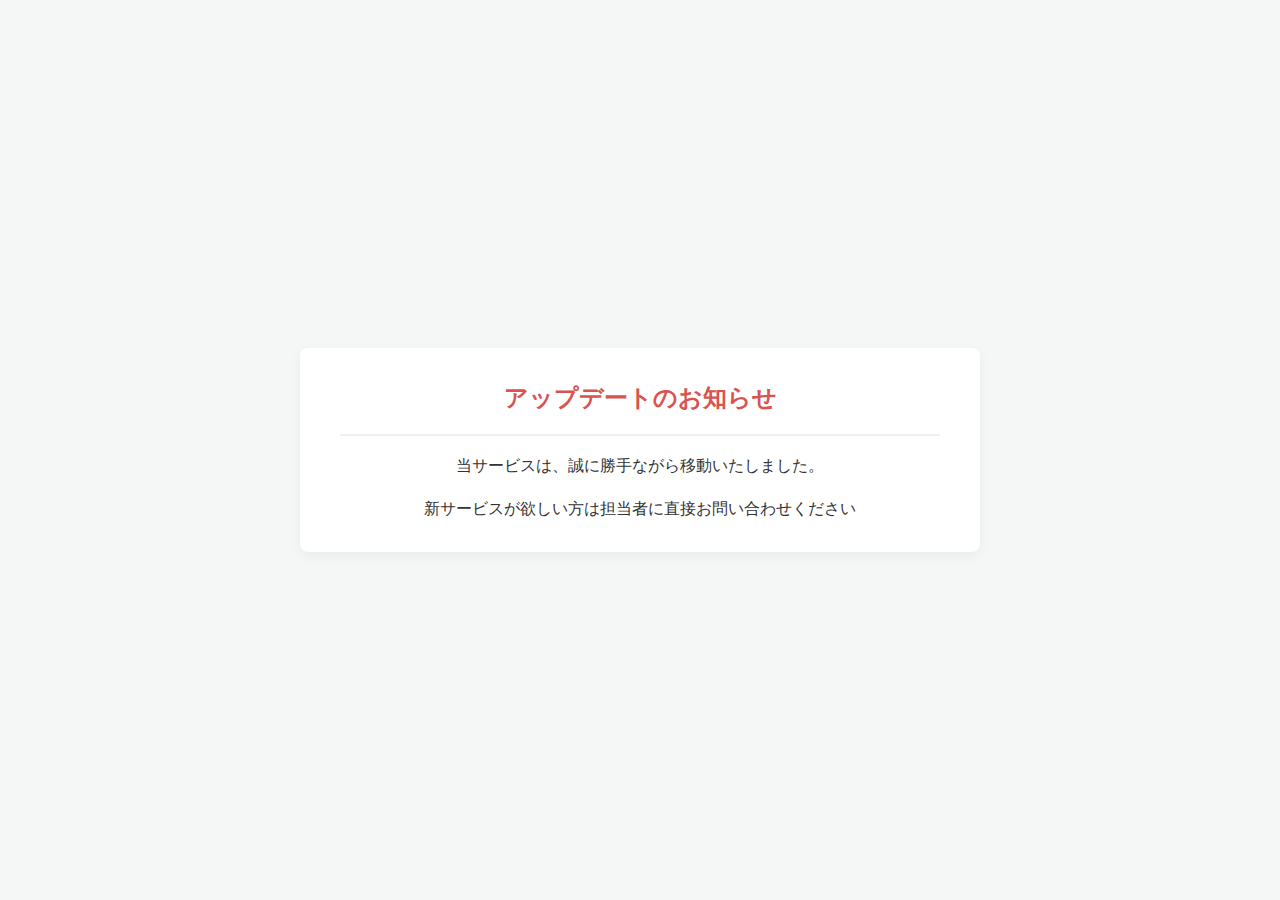
<file: index.html>
<!DOCTYPE html>
<html lang="ja">
<head>
    <meta charset="UTF-8">
    <meta name="viewport" content="width=device-width, initial-scale=1.0">
    <title>アップデート中</title>
    
    <style>
        body {
            font-family: -apple-system, BlinkMacSystemFont, "Segoe UI", Roboto, "Hiragino Kaku Gothic ProN", "Noto Sans JP", Meiryo, sans-serif;
            background-color: #f4f7f6; /* 優しい背景色 */
            color: #333;
            line-height: 1.7;
            
            /* 画面の中央に表示するための設定 */
            display: flex;
            justify-content: center;
            align-items: center;
            min-height: 100vh;
            margin: 0;
            padding: 20px;
            box-sizing: border-box; /* paddingを含めて計算 */
        }
        
        .container {
            background-color: #ffffff; /* 白いカード */
            padding: 30px 40px;
            border-radius: 8px; /* 角を丸くする */
            box-shadow: 0 4px 12px rgba(0, 0, 0, 0.05); /* 影 */
            max-width: 600px;
            width: 100%;
            text-align: center; /* 中央揃え */
        }
        
        h1 {
            color: #d9534f; /* 少し落ち着いた赤色 */
            font-size: 24px;
            border-bottom: 2px solid #f0f0f0; /* 下線 */
            padding-bottom: 15px;
            margin-top: 0;
        }
        
        p {
            font-size: 16px;
            margin-bottom: 0; /* 最後のPタグの余白を削除 */
        }
    </style>
</head>
<body>

    <div class="container">
        
        <h1>アップデートのお知らせ</h1>
        
        <p>
            当サービスは、誠に勝手ながら移動いたしました。
        </p>
        <p>
            新サービスが欲しい方は担当者に直接お問い合わせください
        </p>
        
    </div>

</body>
</html>
</file>
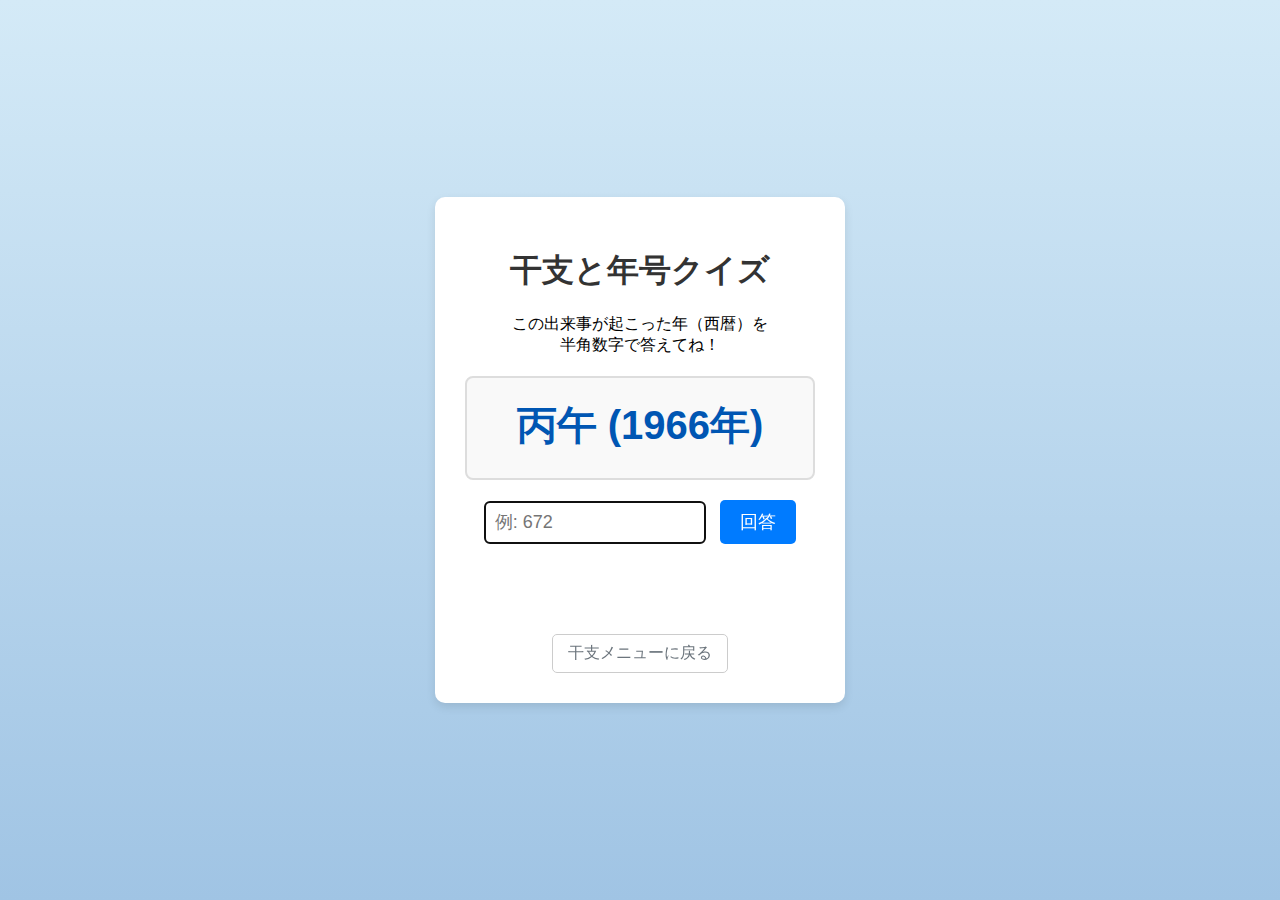
<file: home_eto.html>
<!DOCTYPE html>
<html lang="ja">
<head>
    <meta charset="UTF-8">
    <meta name="viewport" content="width=device-width, initial-scale=1.0">
    <title>干支と年号クイズ (10問)</title>
    
    <link rel="stylesheet" href="quiz_eto.css">
</head>
<body>

    <div id="game-container">
        <h1>干支と年号クイズ</h1>
        <p>この出来事が起こった年（西暦）を<br>半角数字で答えてね！</p>
        
        <div id="question-display">？</div>
        
        <div id="answer-area">
            <input type="text" id="answer-input" placeholder="例: 672">
            <button id="submit-button">回答</button>
        </div>
        
        <p id="result-message"></p>
        
        <button id="retry-button" style="display: none;">もう一度遊ぶ</button>

        <a href="home_eto.html" class="back-link">干支メニューに戻る</a>
    </div>

    <script src="quiz_eto.js"></script>
</body>
</html>
</file>
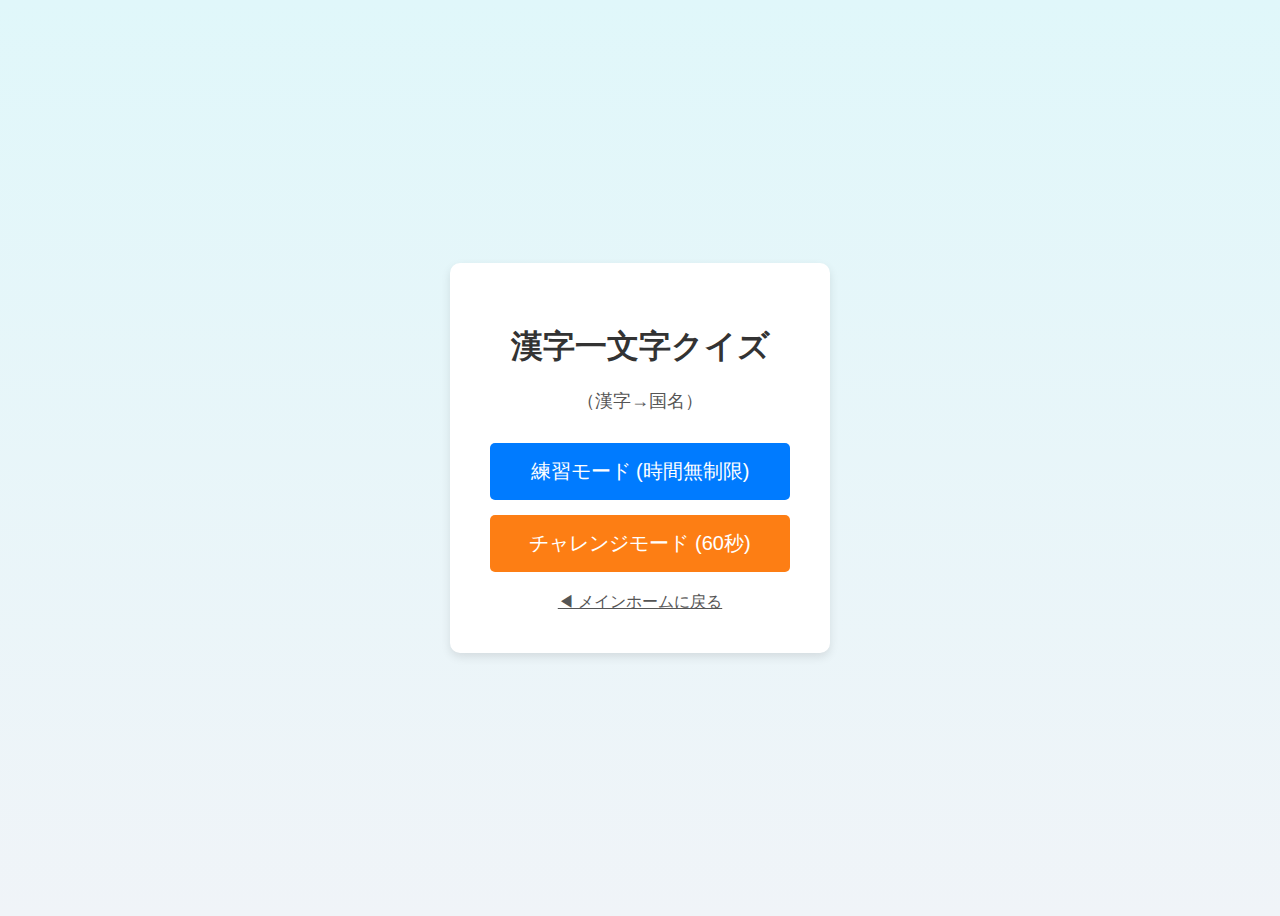
<file: home_kanji.html>
<!DOCTYPE html>
<html lang="ja">
<head>
    <meta charset="UTF-8">
    <meta name="viewport" content="width=device-width, initial-scale=1.0">
    <title>漢字一文字クイズ ホーム</title>
    <style>
        body {
            font-family: sans-serif;
            text-align: center;
            background: linear-gradient(to bottom, #e0f7fa, #f0f4f8);
            display: flex;
            justify-content: center;
            align-items: center;
            min-height: 100vh;
        }
        #home-container {
            background-color: #fff;
            padding: 40px;
            border-radius: 10px;
            box-shadow: 0 4px 10px rgba(0,0,0,0.1);
            min-width: 300px;
        }
        h1 {
            color: #333;
            margin-bottom: 20px;
        }
        p {
            font-size: 18px;
            color: #555;
            margin-bottom: 30px;
        }
        /* ボタン共通スタイル */
        .start-button {
            display: block;
            width: 100%;
            box-sizing: border-box; /* パディングを含めて幅を計算 */
            font-size: 20px;
            padding: 15px 30px;
            cursor: pointer;
            color: white;
            border: none;
            border-radius: 5px;
            text-decoration: none;
            transition: background-color 0.3s;
            margin-bottom: 15px; /* ボタン間の余白 */
        }
        .start-button:hover {
            opacity: 0.9;
        }
        
        /* 練習モード (青) */
        .button-practice {
            background-color: #007bff;
        }
        .button-practice:hover {
            background-color: #0056b3;
        }

        /* チャレンジモード (オレンジ) */
        .button-challenge {
            background-color: #fd7e14;
        }
        .button-challenge:hover {
            background-color: #c96511;
        }
        
        .back-link {
            display: block;
            margin-top: 20px;
            font-size: 16px;
            color: #555;
        }
    </style>
</head>
<body>

    <div id="home-container">
        <h1>漢字一文字クイズ</h1>
        <p>（漢字→国名）</p>
        
        <a href="quiz_kanji.html" class="start-button button-practice">
            練習モード (時間無制限)
        </a>

        <a href="quiz_challenge.html" class="start-button button-challenge">
            チャレンジモード (60秒)
        </a>

        <a href="index.html" class="back-link">
            ◀ メインホームに戻る
        </a>
    </div>

</body>
</html>
</file>
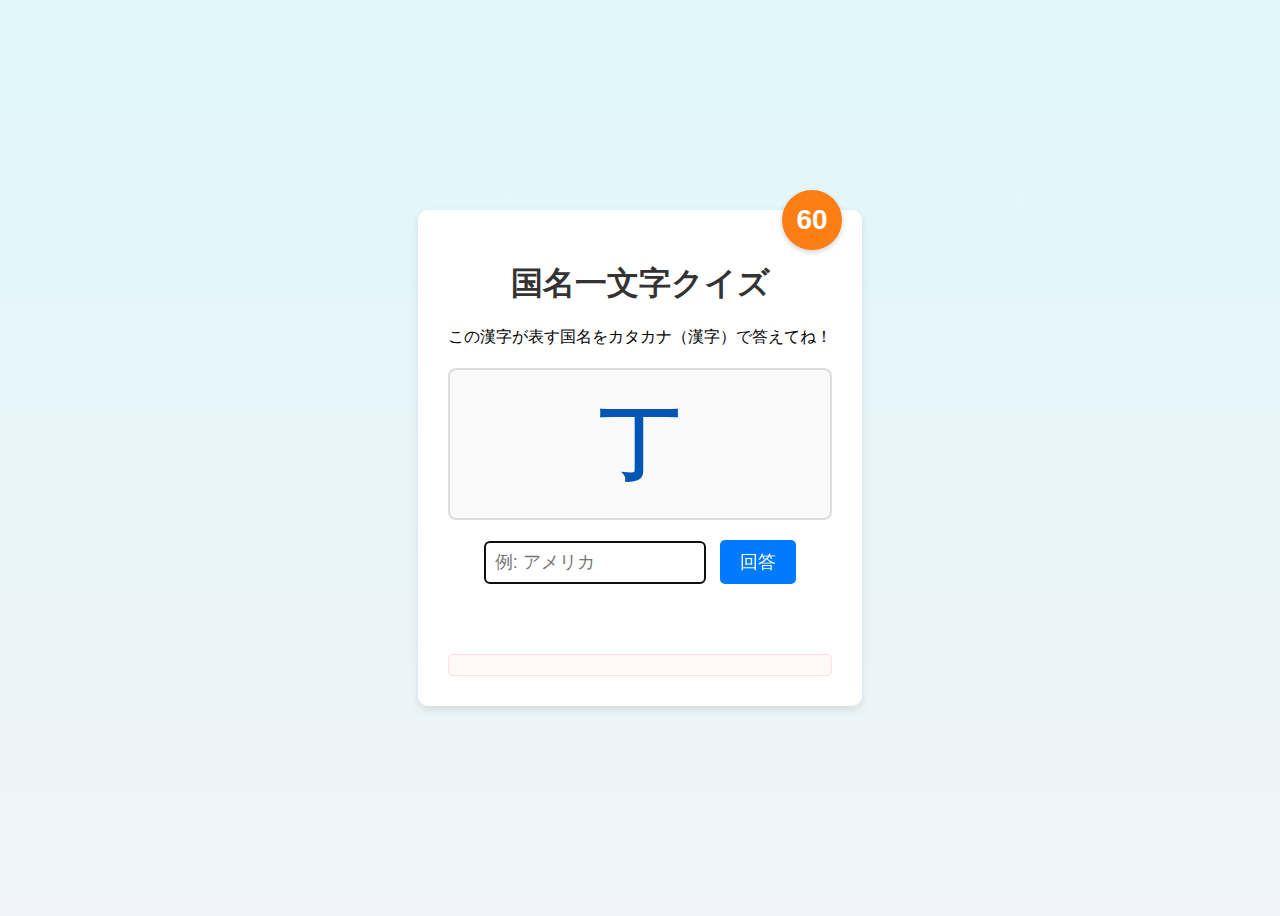
<file: quiz_challenge.html>
<!DOCTYPE html>
<html lang="ja">
<head>
    <meta charset="UTF-8">
    <meta name="viewport" content="width=device-width, initial-scale=1.0">
    <title>漢字クイズ (チャレンジモード)</title>
    
    <link rel="stylesheet" href="style_challenge.css">
    
</head>
<body>

    <div id="game-container">
        
        <div id="timer">60</div>

        <h1>国名一文字クイズ</h1>
        <p>この漢字が表す国名をカタカナ（漢字）で答えてね！</p>
        
        <div id="question-display">？</div>
        
        <div id="answer-area">
            <input type="text" id="answer-input" placeholder="例: アメリカ">
            <button id="submit-button">回答</button>
        </div>
        
        <p id="result-message"></p>
        <div id="incorrect-list"></div>
        
        <button id="retry-button" style="display: none;">もう一度遊ぶ</button>
        
        <a href="home_kanji.html" id="home-button" class="button-link" style="display: none;">ホームに戻る</a>
    </div>

    <script src="quiz_challenge.js"></script>

</body>
</html>
</file>
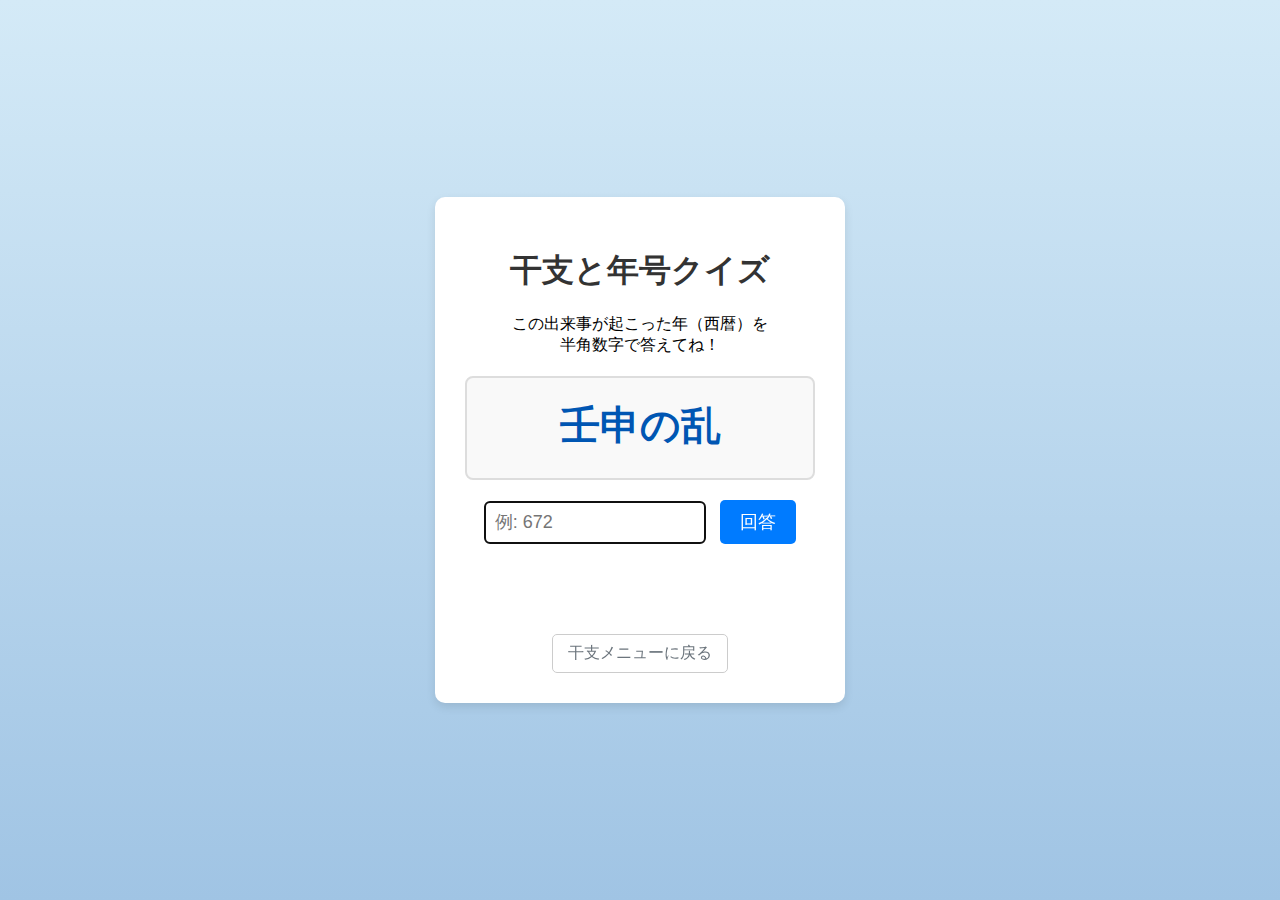
<file: quiz_eto.html>
<!DOCTYPE html>
<html lang="ja">
<head>
    <meta charset="UTF-8">
    <meta name="viewport" content="width=device-width, initial-scale=1.0">
    <title>干支と年号クイズ (10問)</title>
    <link rel="stylesheet" href="quiz_eto.css">
</head>
<body>
    <div id="game-container">
        <h1>干支と年号クイズ</h1>
        <p>この出来事が起こった年（西暦）を<br>半角数字で答えてね！</p>
        <div id="question-display">？</div>
        <div id="answer-area">
            <input type="text" id="answer-input" placeholder="例: 672">
            <button id="submit-button">回答</button>
        </div>
        <p id="result-message"></p>
        <button id="retry-button" style="display: none;">もう一度遊ぶ</button>

        <a href="home_eto.html" class="back-link">干支メニューに戻る</a>
    </div>
    <script src="quiz_eto.js"></script>
</body>
</html>
</file>
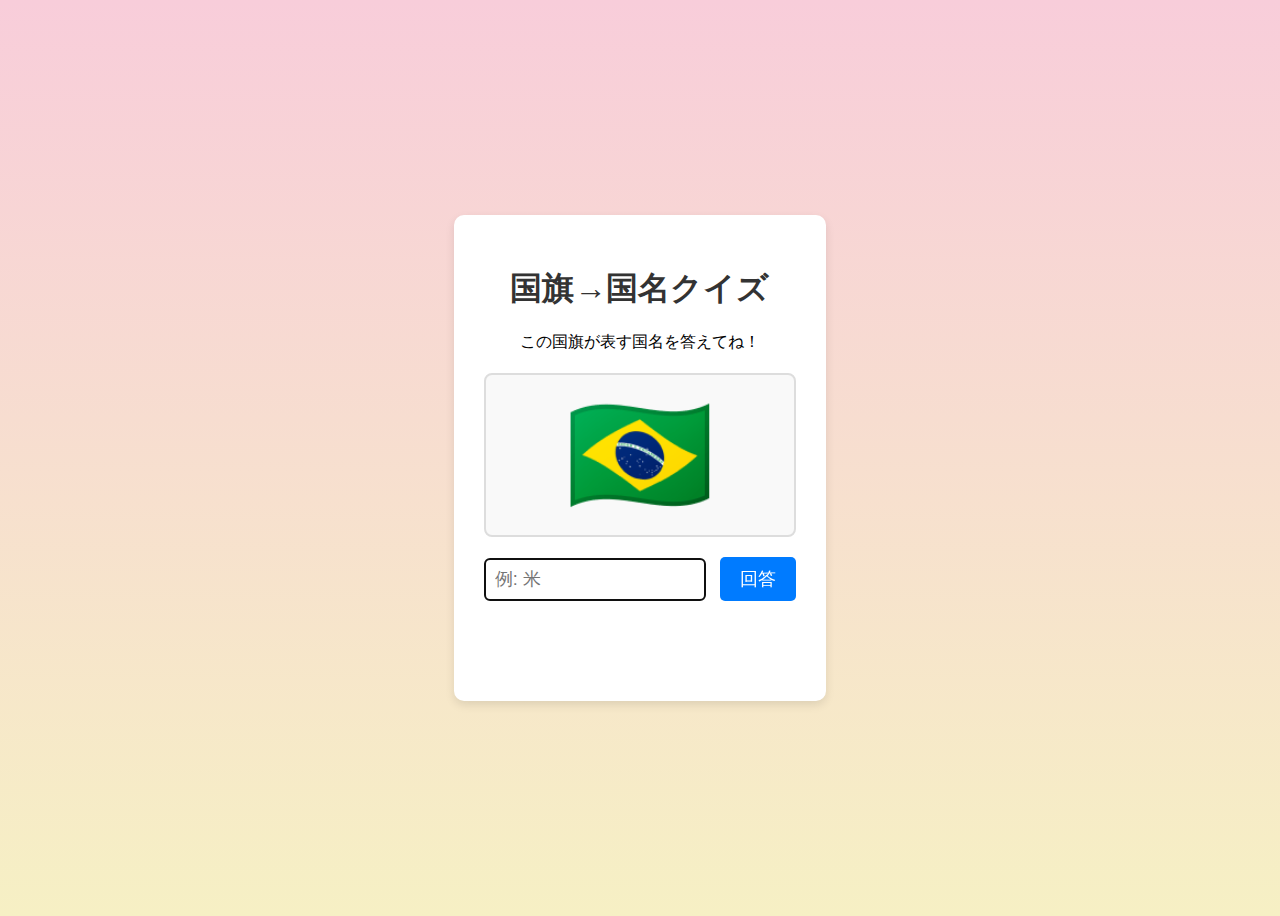
<file: quiz_flag.html>
<!DOCTYPE html>
<html lang="ja">
<head>
    <meta charset="UTF-8">
    <meta name="viewport" content="width=device-width, initial-scale=1.0">
    <title>国旗→国名クイズ (10問)</title>
    
    <link rel="stylesheet" href="style_flag.css">
    
</head>
<body>

    <div id="game-container">
        <h1>国旗→国名クイズ</h1>
        <p>この国旗が表す国名を答えてね！</p>
        
        <div id="question-display">？</div>
        
        <div id="answer-area">
            <input type="text" id="answer-input" placeholder="例: 米">
            <button id="submit-button">回答</button>
        </div>
        
        <p id="result-message"></p>
        
        <button id="retry-button" style="display: none;">もう一度遊ぶ</button>
        <a href="index.html" id="home-button" class="button-link" style="display: none;">ホームに戻る</a>
    </div>

    <script src="quiz_flag.js"></script>

</body>
</html>
</file>
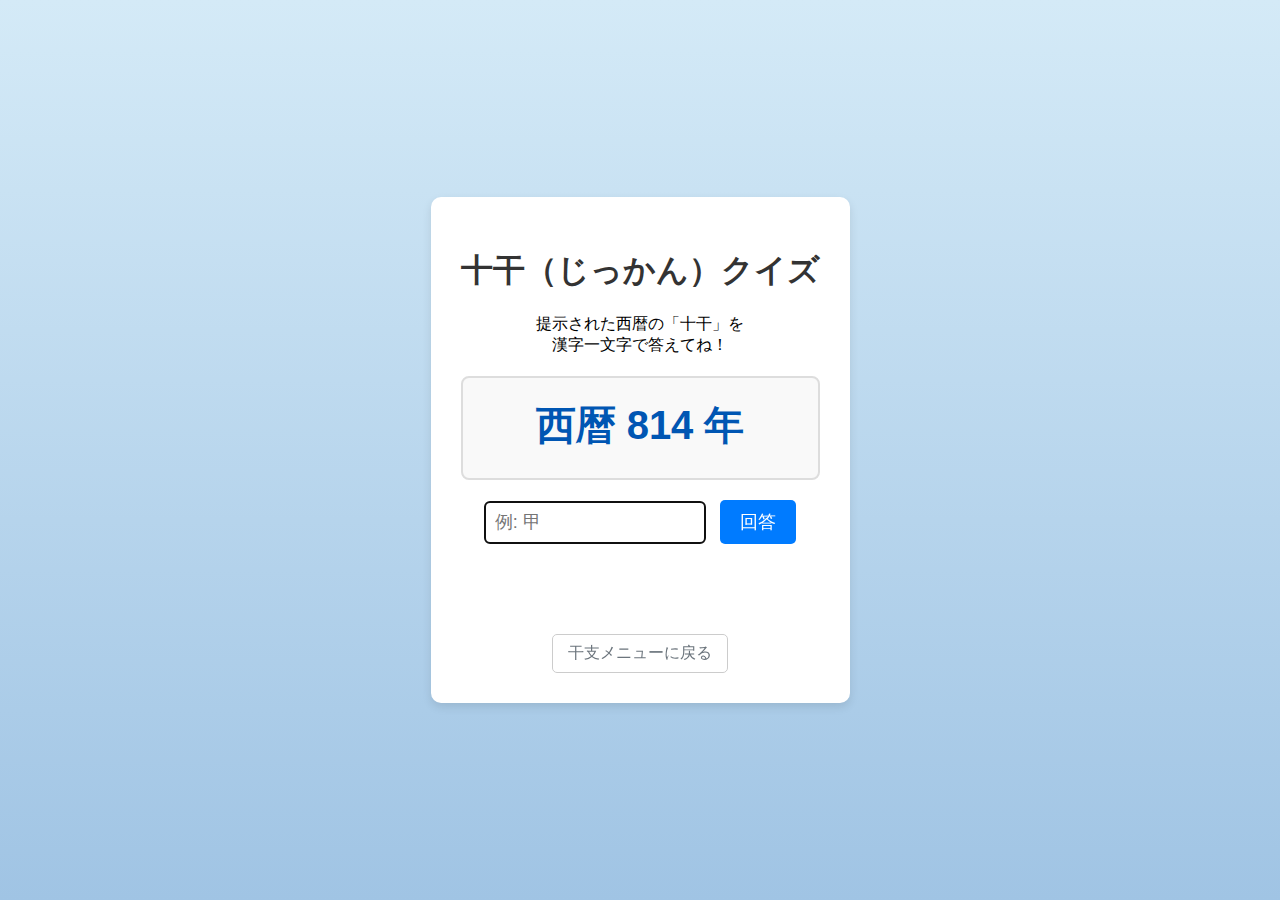
<file: quiz_jikkan.html>
<!DOCTYPE html>
<html lang="ja">
<head>
    <meta charset="UTF-8">
    <meta name="viewport" content="width=device-width, initial-scale=1.0">
    <title>十干クイズ (10問)</title>
    <link rel="stylesheet" href="quiz_jikkan.css">
</head>
<body>
    <div id="game-container">
        <h1>十干（じっかん）クイズ</h1>
        <p>提示された西暦の「十干」を<br>漢字一文字で答えてね！</p>
        <div id="question-display">？</div>
        <div id="answer-area">
            <input type="text" id="answer-input" placeholder="例: 甲">
            <button id="submit-button">回答</button>
        </div>
        <p id="result-message"></p>
        <button id="retry-button" style="display: none;">もう一度遊ぶ</button>

        <a href="home_eto.html" class="back-link">干支メニューに戻る</a>
    </div>
    <script src="quiz_jikkan.js"></script>
</body>
</html>
</file>
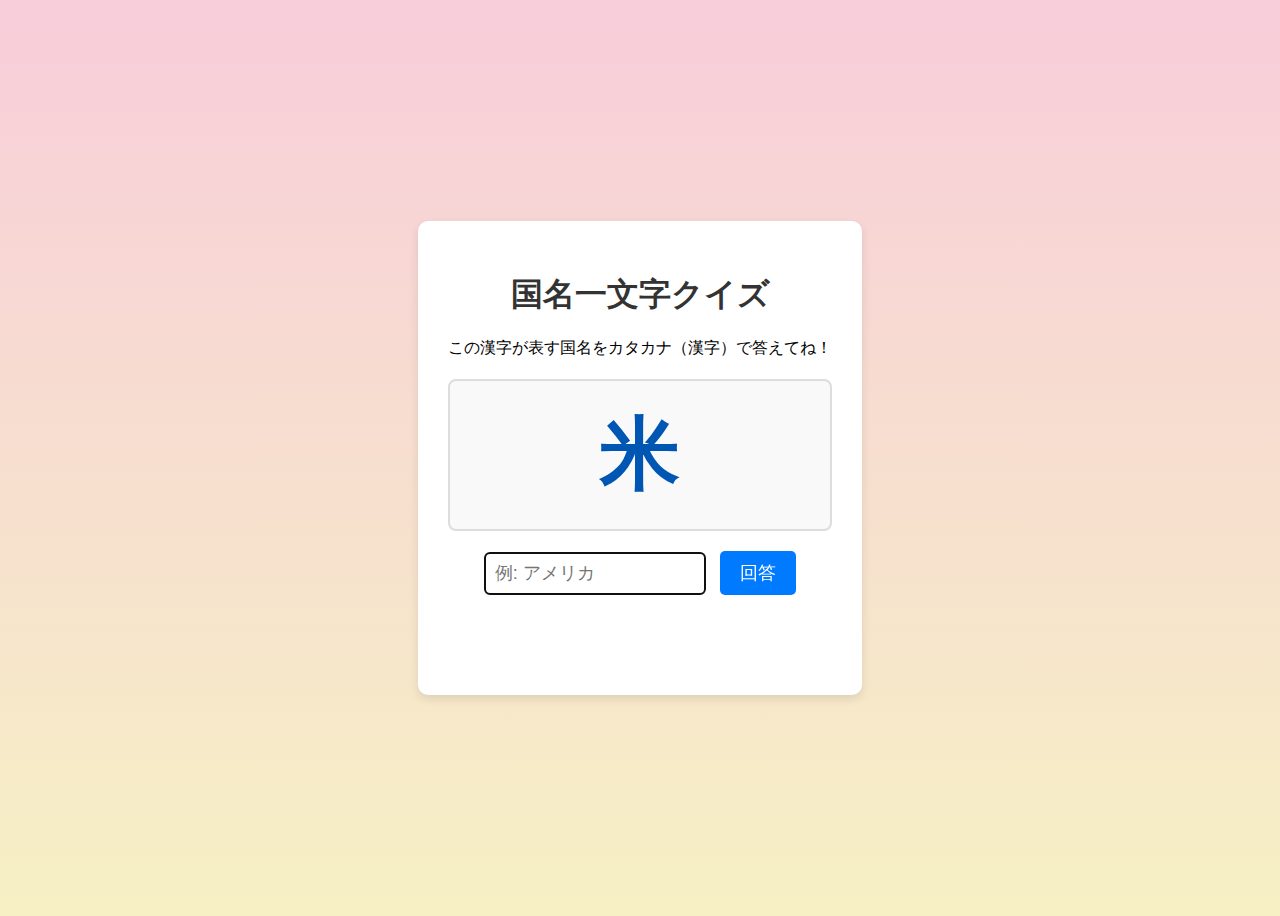
<file: quiz_kanji.html>
<!DOCTYPE html>
<html lang="ja">
<head>
    <meta charset="UTF-8">
    <meta name="viewport" content="width=device-width, initial-scale=1.0">
    <title>国名一文字クイズ (10問)</title>
    
    <link rel="stylesheet" href="style_kanji.css">
    
</head>
<body>

    <div id="game-container">
        <h1>国名一文字クイズ</h1>
        <p>この漢字が表す国名をカタカナ（漢字）で答えてね！</p>
        
        <div id="question-display">？</div>
        
        <div id="answer-area">
            <input type="text" id="answer-input" placeholder="例: アメリカ">
            <button id="submit-button">回答</button>
        </div>
        
        <p id="result-message"></p>
        
        <button id="retry-button" style="display: none;">もう一度遊ぶ</button>
        <a href="index.html" id="home-button" class="button-link" style="display: none;">ホームに戻る</a>
    </div>

    <script src="quiz_kanji.js"></script>

</body>
</html>
</file>
<file: quiz_eto.css>
/* ファイル名: quiz_eto.css */

/* ★ 分かりやすいグラデーションに変更 */
body {
    font-family: sans-serif;
    text-align: center;
    /* ↓ 上から下へ、水色から青へのグラデーション */
    background: linear-gradient(to bottom, #d4eaf7, #a0c4e4);
    background-repeat: no-repeat;
    display: flex;
    justify-content: center;
    align-items: center;
    height: 100vh; 
    margin: 0;
}

/* ゲーム全体のコンテナ */
#game-container {
    background-color: #fff;
    padding: 30px;
    border-radius: 10px;
    box-shadow: 0 4px 10px rgba(0,0,0,0.1);
    min-width: 350px; 
}

h1 {
    color: #333;
}

/* (以下、残りのCSSは変更ありません) */
#question-display {
    font-size: 40px; 
    font-weight: bold;
    color: #0056b3;
    margin: 20px 0;
    padding: 20px;
    border: 2px solid #ddd;
    border-radius: 8px;
    background-color: #f9f9f9;
    min-height: 60px; 
}
input[type="text"] {
    font-size: 18px;
    padding: 10px;
    width: 200px;
    border: 1px solid #ccc;
    border-radius: 5px;
}
button {
    font-size: 18px;
    padding: 10px 20px;
    margin-left: 10px;
    cursor: pointer;
    background-color: #007bff;
    color: white;
    border: none;
    border-radius: 5px;
    transition: background-color 0.3s;
}
button:hover {
    background-color: #0056b3;
}
#retry-button {
    background-color: #28a745;
    margin-top: 15px;
}
#retry-button:hover {
    background-color: #218838;
}
#result-message {
    font-size: 20px;
    font-weight: bold;
    margin-top: 20px;
    height: 30px; 
}
.correct { color: green; }
.incorrect { color: red; }
.back-link {
    display: inline-block;
    margin-top: 20px;
    font-size: 16px;
    color: #6c757d;
    text-decoration: none;
    border: 1px solid #ccc;
    padding: 8px 15px;
    border-radius: 5px;
    transition: background-color 0.3s;
}
.back-link:hover {
    background-color: #f4f4f4;
    text-decoration: none;
}
</file>
<file: style_challenge.css>
body {
    font-family: sans-serif;
    text-align: center;
    background: linear-gradient(to bottom, #e0f7fa, #f0f4f8);
    display: flex;
    justify-content: center;
    align-items: center;
    min-height: 100vh;
}
#game-container {
    background-color: #fff;
    padding: 30px;
    border-radius: 10px;
    box-shadow: 0 4px 10px rgba(0,0,0,0.1);
    min-width: 300px;
    position: relative; /* タイマー配置の基準 */
}

/* ▼ タイマーのスタイルを追加 ▼ */
#timer {
    position: absolute;
    top: -20px;
    right: 20px;
    font-size: 28px;
    font-weight: bold;
    color: white;
    background-color: #fd7e14; /* オレンジ */
    border-radius: 50%; /* 円形 */
    width: 60px;
    height: 60px;
    line-height: 60px; /* 文字を上下中央に */
    text-align: center;
    box-shadow: 0 2px 5px rgba(0,0,0,0.2);
    transition: background-color 0.3s;
}
/* 残り10秒で赤くする */
#timer.low-time {
    background-color: #dc3545; /* 赤 */
}

h1 {
    color: #333;
}
#question-display {
    font-size: 80px; 
    font-weight: bold;
    color: #0056b3; 
    margin: 20px 0;
    padding: 20px;
    border: 2px solid #ddd;
    border-radius: 8px;
    background-color: #f9f9f9;
}
input[type="text"] {
    font-size: 18px;
    padding: 10px;
    width: 200px;
    border: 1px solid #ccc;
    border-radius: 5px;
}
button {
    font-size: 18px;
    padding: 10px 20px;
    margin-left: 10px;
    cursor: pointer;
    background-color: #007bff;
    color: white;
    border: none;
    border-radius: 5px;
    transition: background-color 0.3s;
}
button:hover {
    background-color: #0056b3;
}
#retry-button {
    background-color: #28a745; 
    margin-top: 15px;
}
#retry-button:hover {
    background-color: #218838;
}
.button-link {
    font-size: 18px;
    padding: 10px 20px;
    margin-left: 10px;
    cursor: pointer;
    background-color: #6c757d; 
    color: white;
    border: none;
    border-radius: 5px;
    text-decoration: none; 
    transition: background-color 0.3s;
}
.button-link:hover {
    background-color: #5a6268;
}
#result-message {
    font-size: 20px;
    font-weight: bold;
    margin-top: 20px;
    min-height: 30px; 
}
.correct { color: green; }
.incorrect { color: red; }
#incorrect-list {
    margin-top: 20px;
    text-align: left;
    font-size: 16px;
    background-color: #fff9f9; 
    border: 1px solid #fbe0e0; 
    border-radius: 5px;
    padding: 10px 15px;
    max-height: 150px; 
    overflow-y: auto; 
}
#incorrect-list h3 {
    font-size: 18px;
    color: #d9534f; 
    margin-top: 0;
    margin-bottom: 8px;
    border-bottom: 1px solid #fbe0e0;
    padding-bottom: 5px;
}
#incorrect-list ul {
    list-style-type: none;
    padding-left: 0;
    margin: 0;
}
#incorrect-list li {
    padding: 6px 0;
    border-bottom: 1px solid #eee;
}
#incorrect-list li:last-child {
    border-bottom: none; 
}
</file>
<file: style_flag.css>
body {
    font-family: sans-serif;
    text-align: center;
    background: linear-gradient(to bottom, #f8cdda, #f6f0c4);
    display: flex;
    justify-content: center;
    align-items: center;
    min-height: 100vh;
}
#game-container {
    background-color: #fff;
    padding: 30px;
    border-radius: 10px;
    box-shadow: 0 4px 10px rgba(0,0,0,0.1);
    min-width: 300px;
}
h1 {
    color: #333;
}
#question-display {
    font-size: 120px; /* 国旗用のサイズ */
    font-weight: bold;
    /* 色指定なし (絵文字のため) */
    margin: 20px 0;
    padding: 10px;
    border: 2px solid #ddd;
    border-radius: 8px;
    background-color: #f9f9f9;
}
input[type="text"] {
    font-size: 18px;
    padding: 10px;
    width: 200px;
    border: 1px solid #ccc;
    border-radius: 5px;
}
button {
    font-size: 18px;
    padding: 10px 20px;
    margin-left: 10px;
    cursor: pointer;
    background-color: #007bff;
    color: white;
    border: none;
    border-radius: 5px;
    transition: background-color 0.3s;
}
button:hover {
    background-color: #0056b3;
}
#retry-button {
    background-color: #28a745; 
    margin-top: 15px;
}
#retry-button:hover {
    background-color: #218838;
}
.button-link {
    font-size: 18px;
    padding: 10px 20px;
    margin-left: 10px;
    cursor: pointer;
    background-color: #6c757d; 
    color: white;
    border: none;
    border-radius: 5px;
    text-decoration: none; 
    transition: background-color 0.3s;
}
.button-link:hover {
    background-color: #5a6268;
}
#result-message {
    font-size: 20px;
    font-weight: bold;
    margin-top: 20px;
    height: 30px; 
}
.correct { color: green; }
.incorrect { color: red; }
</file>
<file: quiz_jikkan.css>
/* ファイル名: quiz_jikkan.css */

/* ★ 分かりやすいグラデーションに変更 */
body {
    font-family: sans-serif;
    text-align: center;
    /* ↓ 上から下へ、水色から青へのグラデーション */
    background: linear-gradient(to bottom, #d4eaf7, #a0c4e4);
    background-repeat: no-repeat;
    display: flex;
    justify-content: center;
    align-items: center;
    height: 100vh; 
    margin: 0;
}

/* ゲーム全体のコンテナ */
#game-container {
    background-color: #fff;
    padding: 30px;
    border-radius: 10px;
    box-shadow: 0 4px 10px rgba(0,0,0,0.1);
    min-width: 350px; 
}

h1 {
    color: #333;
}

/* (以下、残りのCSSは変更ありません) */
#question-display {
    font-size: 40px; 
    font-weight: bold;
    color: #0056b3;
    margin: 20px 0;
    padding: 20px;
    border: 2px solid #ddd;
    border-radius: 8px;
    background-color: #f9f9f9;
    min-height: 60px; 
}
input[type="text"] {
    font-size: 18px;
    padding: 10px;
    width: 200px;
    border: 1px solid #ccc;
    border-radius: 5px;
}
button {
    font-size: 18px;
    padding: 10px 20px;
    margin-left: 10px;
    cursor: pointer;
    background-color: #007bff;
    color: white;
    border: none;
    border-radius: 5px;
    transition: background-color 0.3s;
}
button:hover {
    background-color: #0056b3;
}
#retry-button {
    background-color: #28a745;
    margin-top: 15px;
}
#retry-button:hover {
    background-color: #218838;
}
#result-message {
    font-size: 20px;
    font-weight: bold;
    margin-top: 20px;
    height: 30px; 
}
.correct { color: green; }
.incorrect { color: red; }
.back-link {
    display: inline-block;
    margin-top: 20px;
    font-size: 16px;
    color: #6c757d;
    text-decoration: none;
    border: 1px solid #ccc;
    padding: 8px 15px;
    border-radius: 5px;
    transition: background-color 0.3s;
}
.back-link:hover {
    background-color: #f4f4f4;
    text-decoration: none;
}
</file>
<file: style_kanji.css>
body {
    font-family: sans-serif;
    text-align: center;
    background: linear-gradient(to bottom, #f8cdda, #f6f0c4);
    display: flex;
    justify-content: center;
    align-items: center;
    min-height: 100vh;
}
#game-container {
    background-color: #fff;
    padding: 30px;
    border-radius: 10px;
    box-shadow: 0 4px 10px rgba(0,0,0,0.1);
    min-width: 300px;
}
h1 {
    color: #333;
}
#question-display {
    font-size: 80px; 
    font-weight: bold;
    color: #0056b3;
    margin: 20px 0;
    padding: 20px;
    border: 2px solid #ddd;
    border-radius: 8px;
    background-color: #f9f9f9;
}
/* テキスト入力欄のスタイル */
input[type="text"] {
    font-size: 18px;
    padding: 10px;
    width: 200px;
    border: 1px solid #ccc;
    border-radius: 5px;
}
/* ボタンのスタイル */
button {
    font-size: 18px;
    padding: 10px 20px;
    margin-left: 10px;
    cursor: pointer;
    background-color: #007bff;
    color: white;
    border: none;
    border-radius: 5px;
    transition: background-color 0.3s;
}
button:hover {
    background-color: #0056b3;
}
/* リトライボタン用のスタイル */
#retry-button {
    background-color: #28a745; /* 緑色 */
    margin-top: 15px;
}
#retry-button:hover {
    background-color: #218838;
}

/* ホームに戻るボタン（リンク）のスタイル */
.button-link {
    font-size: 18px;
    padding: 10px 20px;
    margin-left: 10px;
    cursor: pointer;
    background-color: #6c757d; /* グレー系の色 */
    color: white;
    border: none;
    border-radius: 5px;
    text-decoration: none; /* 下線を消す */
    transition: background-color 0.3s;
}
.button-link:hover {
    background-color: #5a6268;
}

#result-message {
    font-size: 20px;
    font-weight: bold;
    margin-top: 20px;
    height: 30px; 
}
.correct { color: green; }
.incorrect { color: red; }
</file>
